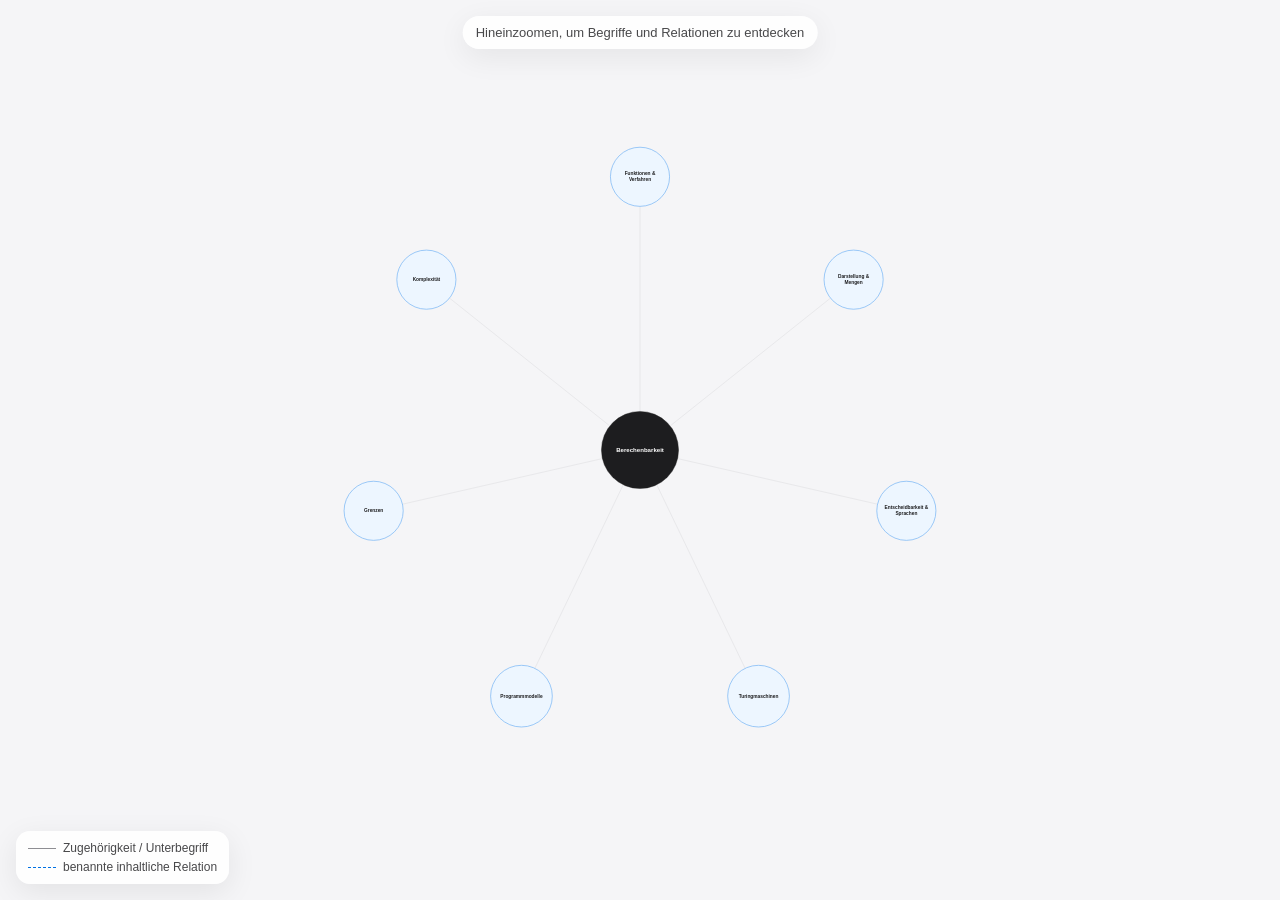
<file: index.html>
<!DOCTYPE html><html lang="de"><head><meta charset="UTF-8"><meta name="viewport" content="width=device-width,initial-scale=1,viewport-fit=cover"><meta http-equiv="Cache-Control" content="no-cache,no-store,must-revalidate"><title>Berechenbarkeit – Wissenskarte</title><link rel="stylesheet" href="map-style.css?v=7"></head><body><svg id="map" viewBox="-1900 -1400 3800 2800" aria-label="Wissenskarte Berechenbarkeit"><defs><marker id="arrow" viewBox="0 0 10 10" refX="9" refY="5" markerWidth="6" markerHeight="6" orient="auto"><path d="M0 0L10 5L0 10Z" fill="#0071e3"/></marker></defs><g id="viewport"><g id="edges"></g><g id="nodes"></g><g id="labels"></g></g></svg><div class="hint" id="hint">Hineinzoomen, um Begriffe und Relationen zu entdecken</div><div class="legend"><div><span class="plain"></span>Zugehörigkeit / Unterbegriff</div><div><span class="dash"></span>benannte inhaltliche Relation</div></div><script src="map-nodes-1.js?v=7"></script><script src="map-nodes-2.js?v=7"></script><script src="map-nodes-3.js?v=7"></script><script src="map-hierarchy.js?v=7"></script><script src="map-hierarchy-2.js?v=7"></script><script src="map-relations.js?v=7"></script><script src="map-relations-2.js?v=7"></script><script src="map-app.js?v=7"></script></body></html>
</file>
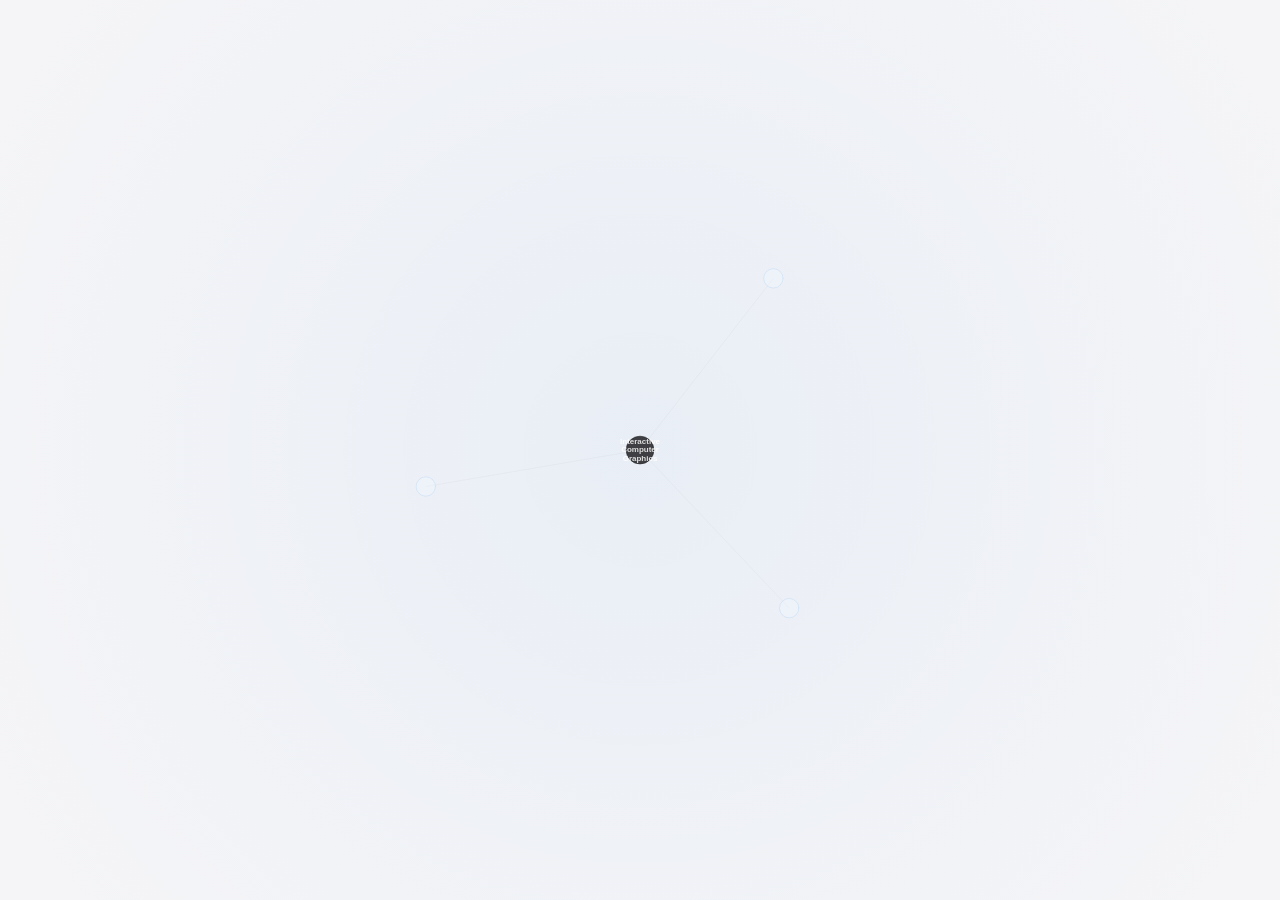
<file: infinite-v4.html>
<!DOCTYPE html>
<html lang="en">
<head>
  <meta charset="UTF-8" />
  <meta name="viewport" content="width=device-width, initial-scale=1" />
  <meta http-equiv="Cache-Control" content="no-cache, no-store, must-revalidate" />
  <meta http-equiv="refresh" content="0; url=infinite-v5.html?v=20260719-2" />
  <title>Infinite Learning Map</title>
  <script>location.replace("infinite-v5.html?v=20260719-2");</script>
</head>
<body></body>
</html>
</file>
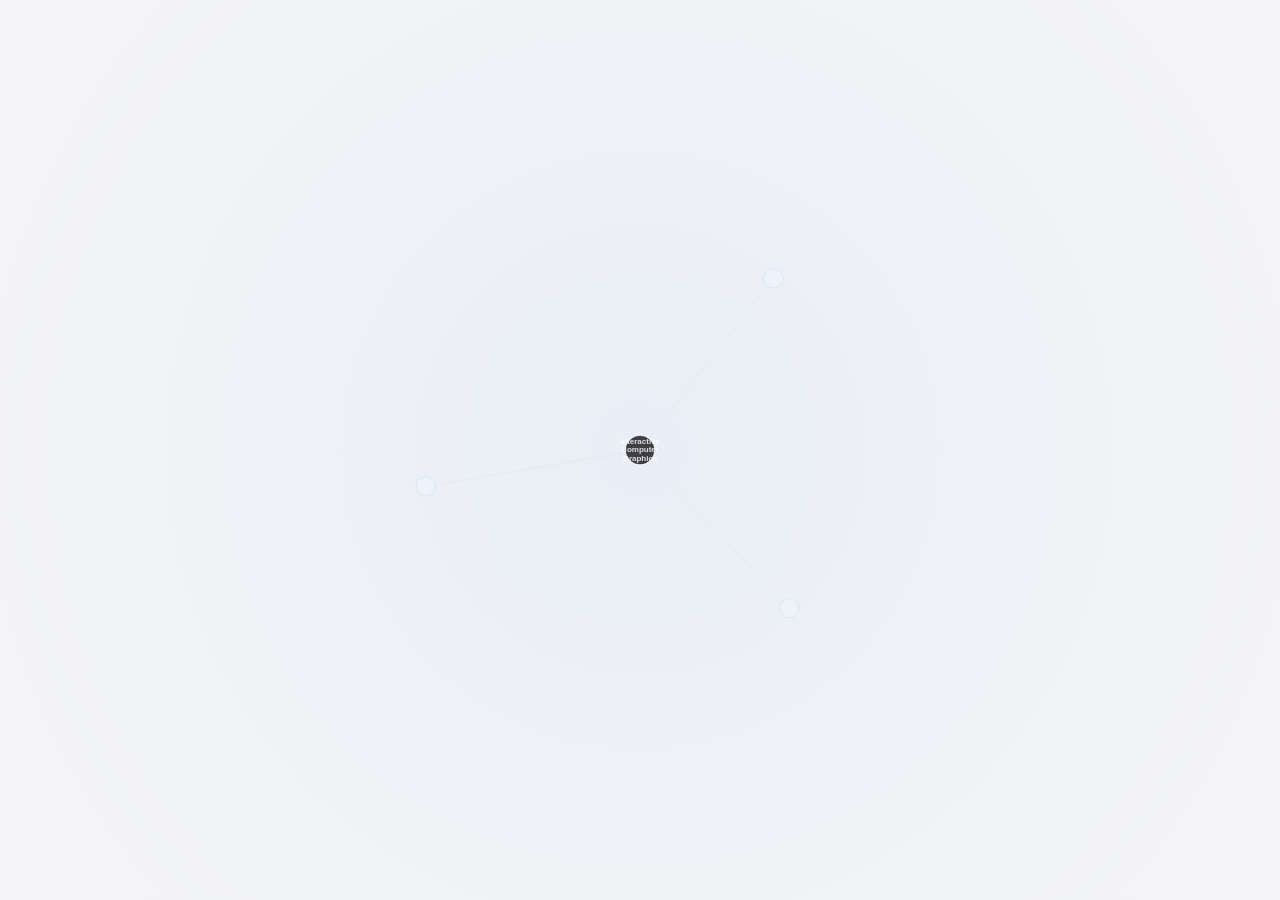
<file: infinite-v5.html>
<!DOCTYPE html>
<html lang="en">
<head>
  <meta charset="UTF-8" />
  <meta name="viewport" content="width=device-width, initial-scale=1.0" />
  <meta http-equiv="Cache-Control" content="no-cache, no-store, must-revalidate" />
  <meta http-equiv="Pragma" content="no-cache" />
  <meta http-equiv="Expires" content="0" />
  <meta http-equiv="refresh" content="0; url=infinite-v8.html?v=20260719-8" />
  <title>Interactive Computer Graphics Concept Map</title>
  <script>location.replace('infinite-v8.html?v=20260719-8');</script>
</head>
<body></body>
</html>
</file>
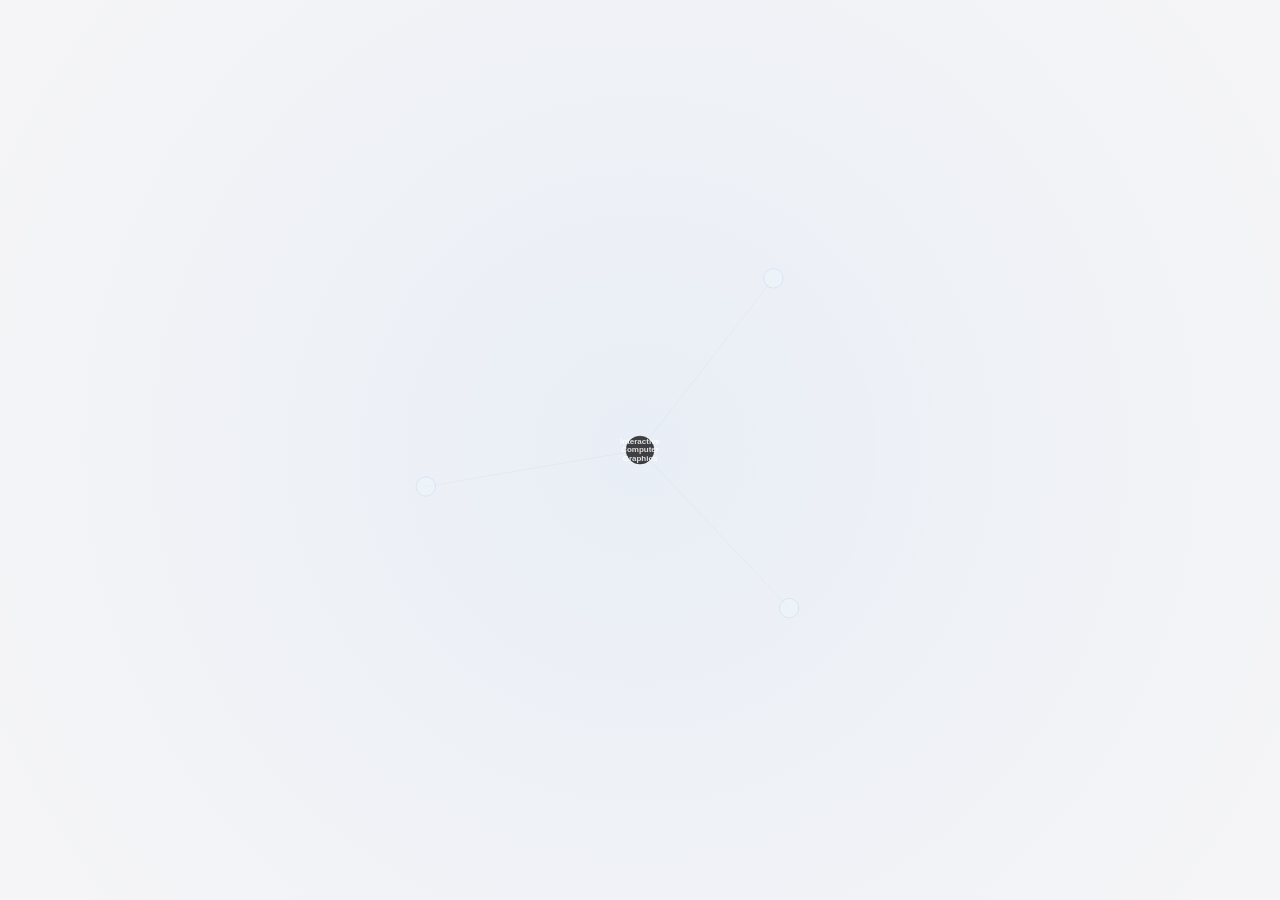
<file: infinite-v8.html>
<!DOCTYPE html>
<html lang="en">
<head>
  <meta charset="UTF-8" />
  <meta name="viewport" content="width=device-width, initial-scale=1.0" />
  <meta http-equiv="Cache-Control" content="no-cache, no-store, must-revalidate" />
  <meta http-equiv="Pragma" content="no-cache" />
  <meta http-equiv="Expires" content="0" />
  <meta http-equiv="refresh" content="0; url=infinite-v9.html?v=20260719-9" />
  <title>Interactive Computer Graphics Concept Map</title>
  <script>location.replace('infinite-v9.html?v=20260719-9');</script>
</head>
<body></body>
</html>
</file>
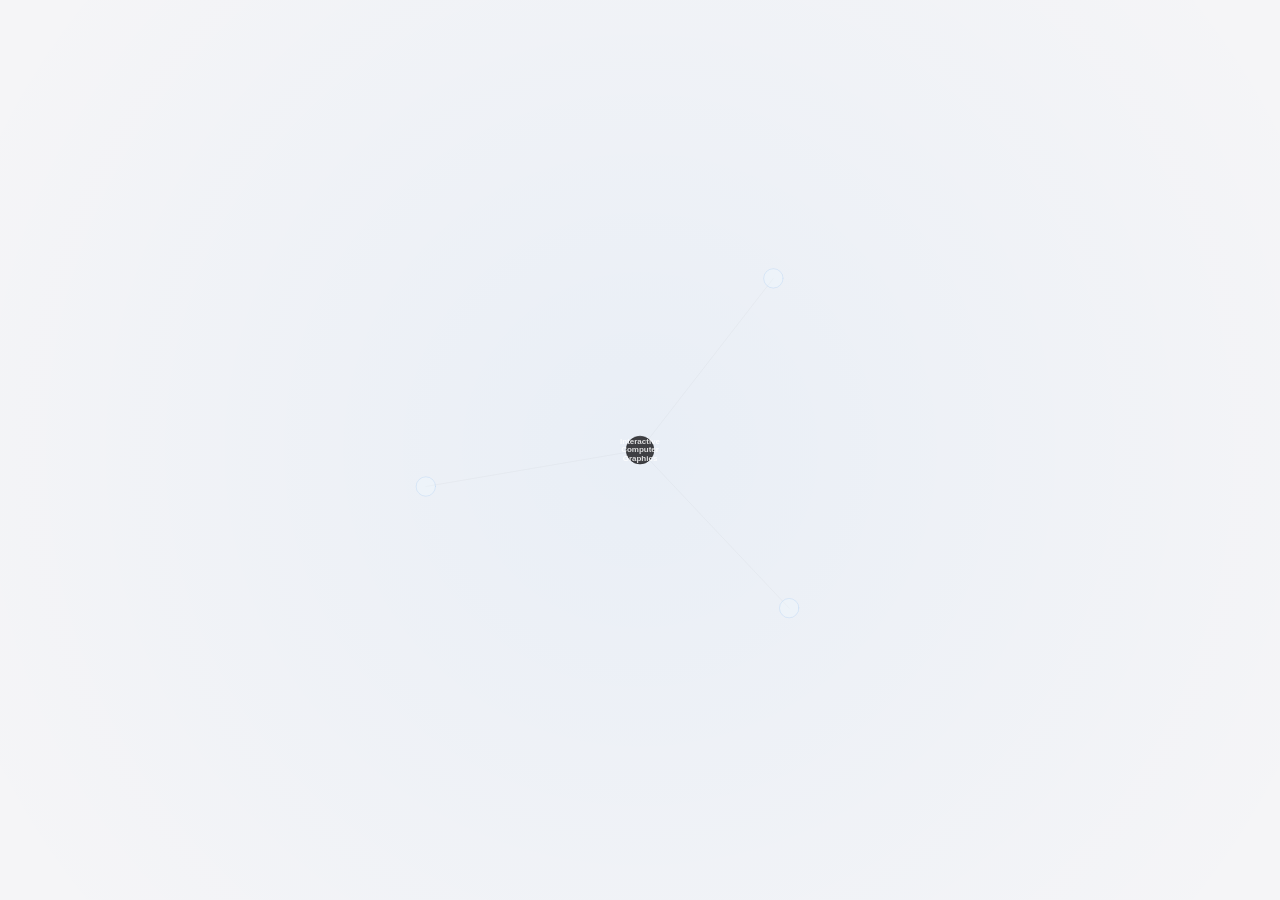
<file: infinite-v9.html>
<!DOCTYPE html>
<html lang="en">
<head>
  <meta charset="UTF-8" />
  <meta name="viewport" content="width=device-width, initial-scale=1, viewport-fit=cover" />
  <meta name="theme-color" content="#f5f5f7" />
  <meta http-equiv="Cache-Control" content="no-cache, no-store, must-revalidate" />
  <meta http-equiv="Pragma" content="no-cache" />
  <meta http-equiv="Expires" content="0" />
  <title>Interactive Computer Graphics - Complete Concept Map</title>
  <style>
    :root { color-scheme: light; }
    * { box-sizing: border-box; }
    html, body { width: 100%; height: 100%; margin: 0; overflow: hidden; background: #f5f5f7; }
    body { overscroll-behavior: none; font-family: -apple-system, BlinkMacSystemFont, "SF Pro Display", "Helvetica Neue", Arial, sans-serif; }
    #map { position: fixed; inset: 0; width: 100vw; height: 100vh; display: block; cursor: grab; touch-action: none; user-select: none; -webkit-user-select: none; }
    #map.dragging { cursor: grabbing; }
  </style>
</head>
<body>
  <canvas id="map" aria-label="Continuously zoomable complete concept map for Interactive Computer Graphics"></canvas>
  <script src="icg-v6-base.js?v=20260719-9"></script>
  <script src="icg-v6-branch-0.js?v=20260719-9"></script>
  <script src="icg-v6-branch-1.js?v=20260719-9"></script>
  <script src="icg-v6-branch-2.js?v=20260719-9"></script>
  <script src="icg-v6-branch-3.js?v=20260719-9"></script>
  <script src="icg-v6-branch-4.js?v=20260719-9"></script>
  <script src="icg-v6-branch-5.js?v=20260719-9"></script>
  <script src="icg-v6-branch-6.js?v=20260719-9"></script>
  <script src="icg-v7-pack-0.js?v=20260719-9"></script>
  <script src="icg-v7-pack-1.js?v=20260719-9"></script>
  <script src="icg-v7-pack-2.js?v=20260719-9"></script>
  <script src="icg-v7-pack-3.js?v=20260719-9"></script>
  <script src="icg-v7-pack-4.js?v=20260719-9"></script>
  <script src="icg-v9-ch3-pack-0.js?v=20260719-9"></script>
  <script src="icg-v9-unpack.js?v=20260719-9"></script>
</body>
</html>
</file>
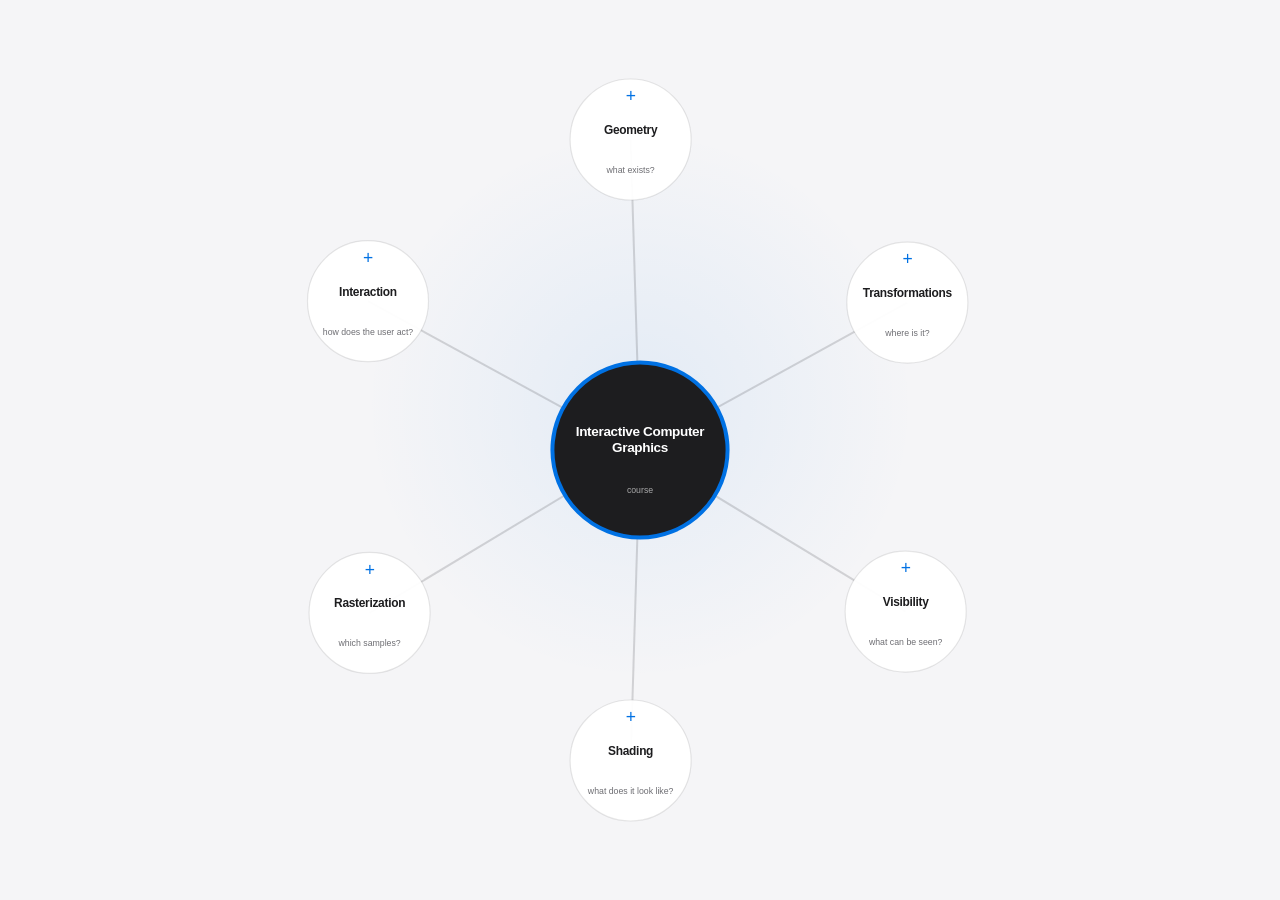
<file: map-v3.html>
<!DOCTYPE html>
<html lang="en">
<head>
  <meta charset="UTF-8" />
  <meta name="viewport" content="width=device-width, initial-scale=1.0" />
  <meta name="theme-color" content="#f5f5f7" />
  <meta http-equiv="Cache-Control" content="no-cache, no-store, must-revalidate" />
  <meta http-equiv="Pragma" content="no-cache" />
  <meta http-equiv="Expires" content="0" />
  <title>Learning Map</title>
  <link rel="stylesheet" href="semantic-v3.css" />
</head>
<body>
  <main id="mapViewport" tabindex="0" aria-label="Semantic learning map">
    <svg id="mapSvg" aria-label="Concept map"></svg>
  </main>
  <script src="semantic-v3.js"></script>
</body>
</html>
</file>
<file: map-style.css>
*{box-sizing:border-box}html,body{width:100%;height:100%;margin:0;overflow:hidden;background:#f5f5f7;font-family:-apple-system,BlinkMacSystemFont,"Helvetica Neue",Arial,sans-serif}
svg{width:100vw;height:100vh;display:block;cursor:grab;touch-action:none;user-select:none}svg.dragging{cursor:grabbing}
.edge{stroke:#8e8e93;stroke-width:1.25;opacity:.3}.relation{stroke:#0071e3;stroke-width:1.25;stroke-dasharray:6 5;opacity:.58;marker-end:url(#arrow)}
.relation-label{font-size:11px;fill:#0066cc;font-weight:650;paint-order:stroke;stroke:#f5f5f7;stroke-width:8px;stroke-linejoin:round;text-anchor:middle;pointer-events:none}
.node circle{fill:#fff;stroke:#d1d1d6;stroke-width:1.3}.node.domain circle{fill:#edf6ff;stroke:#69aef5;stroke-width:2}.node.root circle{fill:#1d1d1f;stroke:#1d1d1f}
.node text{fill:#1d1d1f;text-anchor:middle;font-size:12px;font-weight:600;pointer-events:none}.node.domain text{font-size:15px;font-weight:700}.node.root text{fill:#fff;font-size:19px;font-weight:750}
.progressive{transition:opacity .25s ease}.hidden{opacity:0;pointer-events:none}.visible{opacity:1}
.hint{position:fixed;top:16px;left:50%;transform:translateX(-50%);padding:9px 13px;border-radius:999px;background:rgba(255,255,255,.88);box-shadow:0 8px 30px rgba(0,0,0,.07);font-size:13px;color:#48484a;pointer-events:none;transition:opacity .3s}
.legend{position:fixed;left:16px;bottom:16px;background:rgba(255,255,255,.86);padding:10px 12px;border-radius:14px;box-shadow:0 8px 30px rgba(0,0,0,.08);font-size:12px;color:#48484a;pointer-events:none}
.legend div+div{margin-top:5px}.plain,.dash{display:inline-block;width:28px;margin-right:7px;vertical-align:middle;border-top:1.5px solid #8e8e93}.dash{border-top-style:dashed;border-color:#0071e3}
</file>
